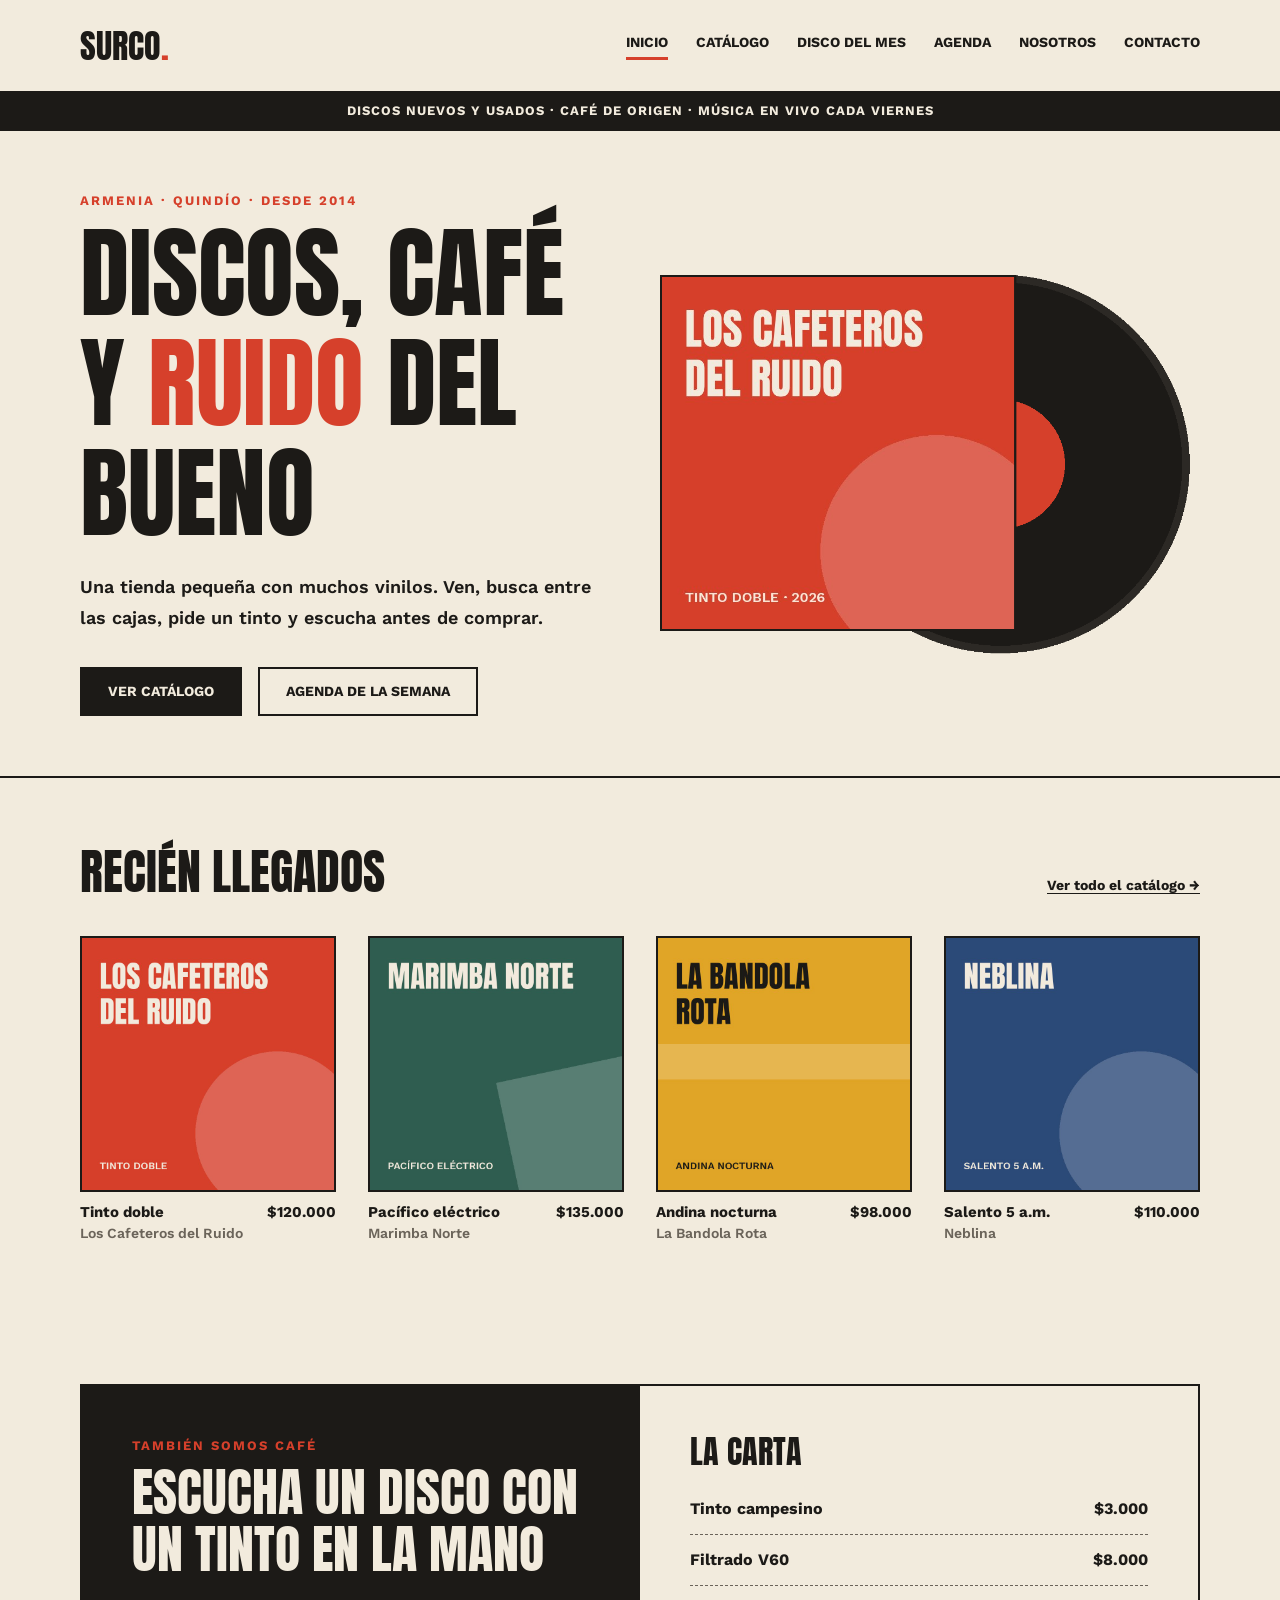
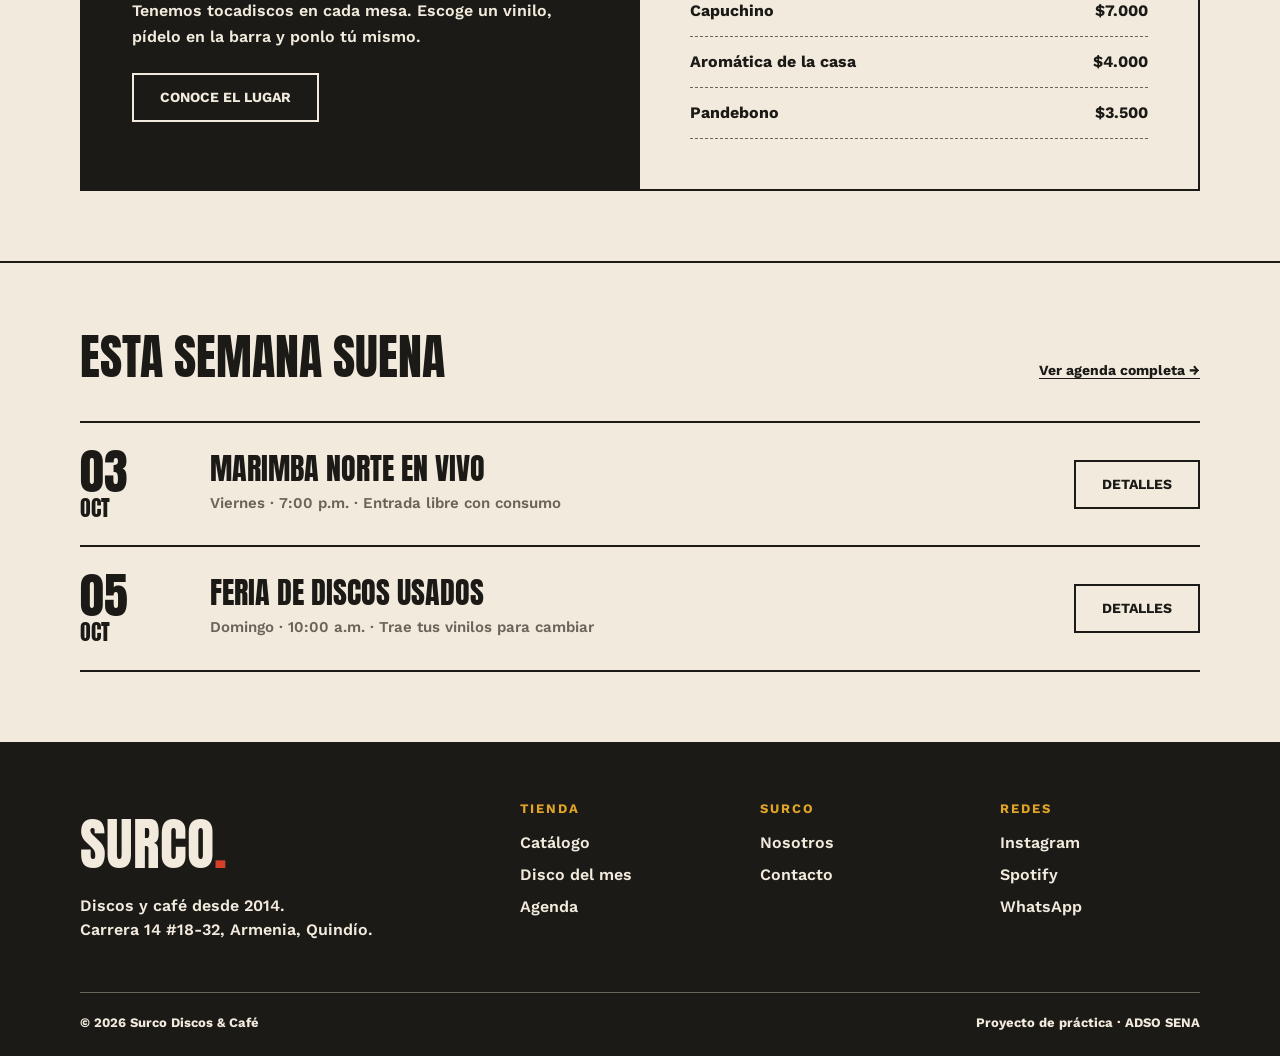
<file: index.html>
<!DOCTYPE html>
<html lang="es">
<head>
    <meta charset="UTF-8">
    <meta name="viewport" content="width=device-width, initial-scale=1.0">
    <title>Surco - Discos y Café</title>
    <link rel="stylesheet" href="css/base.css">
    <link rel="stylesheet" href="css/inicio.css">
</head>
<body>

<!-- Encabezado -->
<header class="site-header">
    <div class="container header-inner">
        <a href="index.html" class="logo">Surco<span>.</span></a>

        <nav class="main-nav">
            <a href="index.html" class="active">Inicio</a>
            <a href="catalogo.html">Catálogo</a>
            <a href="disco.html">Disco del mes</a>
            <a href="agenda.html">Agenda</a>
            <a href="nosotros.html">Nosotros</a>
            <a href="contacto.html">Contacto</a>
        </nav>
    </div>
</header>

<!-- Cinta (sin <p> dentro, para que no herede márgenes) -->
<div class="cinta">Discos nuevos y usados · Café de origen · Música en vivo cada viernes</div>

<main>

    <!-- Hero -->
    <section class="hero">
        <div class="container hero-grid">
            <div class="hero-content">
                <p class="antetitulo">Armenia · Quindío · Desde 2014</p>

                <h1>Discos, café y <span class="rojo">ruido</span> del bueno</h1>

                <p class="hero-text">
                    Una tienda pequeña con muchos vinilos. Ven, busca entre las cajas,
                    pide un tinto y escucha antes de comprar.
                </p>

                <div class="hero-buttons">
                    <a href="catalogo.html" class="btn">Ver catálogo</a>
                    <a href="agenda.html" class="btn btn-outline">Agenda de la semana</a>
                </div>
            </div>

            <img src="imagenes/hero.png" alt="Portada roja del disco Tinto doble, de Los Cafeteros del Ruido, con el vinilo asomando por detrás" class="hero-image">
        </div>
    </section>

    <!-- Recién llegados -->
    <section class="catalog-preview">
        <div class="container">
            <div class="section-head">
                <h2>Recién llegados</h2>
                <a href="catalogo.html" class="link-more">Ver todo el catálogo →</a>
            </div>

            <div class="catalog-grid">
                <article class="album-card">
                    <a href="catalogo.html">
                        <img src="imagenes/tinto-doble.jpg" alt="Portada de Tinto doble, de Los Cafeteros del Ruido">
                    </a>
                    <div class="album-info">
                        <h3>Tinto doble</h3>
                        <p class="album-price">$120.000</p>
                        <p class="album-artist">Los Cafeteros del Ruido</p>
                    </div>
                </article>

                <article class="album-card">
                    <a href="catalogo.html">
                        <img src="imagenes/pacifico-electrico.jpg" alt="Portada de Pacífico eléctrico, de Marimba Norte">
                    </a>
                    <div class="album-info">
                        <h3>Pacífico eléctrico</h3>
                        <p class="album-price">$135.000</p>
                        <p class="album-artist">Marimba Norte</p>
                    </div>
                </article>

                <article class="album-card">
                    <a href="catalogo.html">
                        <img src="imagenes/andina-nocturna.jpg" alt="Portada de Andina nocturna, de La Bandola Rota">
                    </a>
                    <div class="album-info">
                        <h3>Andina nocturna</h3>
                        <p class="album-price">$98.000</p>
                        <p class="album-artist">La Bandola Rota</p>
                    </div>
                </article>

                <article class="album-card">
                    <a href="catalogo.html">
                        <img src="imagenes/salento-5am.jpg" alt="Portada de Salento 5 a.m., de Neblina">
                    </a>
                    <div class="album-info">
                        <h3>Salento 5 a.m.</h3>
                        <p class="album-price">$110.000</p>
                        <p class="album-artist">Neblina</p>
                    </div>
                </article>
            </div>
        </div>
    </section>

    <!-- Café -->
    <section class="cafe">
        <div class="container">
            <div class="cafe-box">
                <div class="cafe-text">
                    <p class="antetitulo">También somos café</p>
                    <h2>Escucha un disco con un tinto en la mano</h2>
                    <p>Tenemos tocadiscos en cada mesa. Escoge un vinilo, pídelo en la barra y ponlo tú mismo.</p>
                    <a href="nosotros.html" class="btn btn-light">Conoce el lugar</a>
                </div>

                <div class="cafe-menu">
                    <h3>La carta</h3>
                    <ul>
                        <li><span>Tinto campesino</span><span>$3.000</span></li>
                        <li><span>Filtrado V60</span><span>$8.000</span></li>
                        <li><span>Capuchino</span><span>$7.000</span></li>
                        <li><span>Aromática de la casa</span><span>$4.000</span></li>
                        <li><span>Pandebono</span><span>$3.500</span></li>
                    </ul>
                </div>
            </div>
        </div>
    </section>

    <!-- Agenda -->
    <section class="agenda-preview">
        <div class="container">
            <div class="section-head">
                <h2>Esta semana suena</h2>
                <a href="agenda.html" class="link-more">Ver agenda completa →</a>
            </div>

            <div class="event-list">
                <article class="event-item">
                    <div class="event-date">
                        <span>03</span>
                        <small>Oct</small>
                    </div>

                    <div class="event-info">
                        <h3>Marimba Norte en vivo</h3>
                        <p>Viernes · 7:00 p.m. · Entrada libre con consumo</p>
                    </div>

                    <a href="agenda.html" class="btn btn-outline">Detalles</a>
                </article>

                <article class="event-item">
                    <div class="event-date">
                        <span>05</span>
                        <small>Oct</small>
                    </div>

                    <div class="event-info">
                        <h3>Feria de discos usados</h3>
                        <p>Domingo · 10:00 a.m. · Trae tus vinilos para cambiar</p>
                    </div>

                    <a href="agenda.html" class="btn btn-outline">Detalles</a>
                </article>
            </div>
        </div>
    </section>

</main>

<!-- Pie de página -->
<footer class="site-footer">
    <div class="container">
        <div class="footer-grid">
            <div class="footer-brand">
                <a href="index.html" class="logo">Surco<span>.</span></a>
                <p>Discos y café desde 2014.<br>Carrera 14 #18-32, Armenia, Quindío.</p>
            </div>

            <div class="footer-column">
                <h3>Tienda</h3>
                <a href="catalogo.html">Catálogo</a>
                <a href="disco.html">Disco del mes</a>
                <a href="agenda.html">Agenda</a>
            </div>

            <div class="footer-column">
                <h3>Surco</h3>
                <a href="nosotros.html">Nosotros</a>
                <a href="contacto.html">Contacto</a>
            </div>

            <div class="footer-column">
                <h3>Redes</h3>
                <a href="#">Instagram</a>
                <a href="#">Spotify</a>
                <a href="#">WhatsApp</a>
            </div>
        </div>

        <div class="footer-bottom">
            <p>© 2026 Surco Discos & Café</p>
            <p>Proyecto de práctica · ADSO SENA</p>
        </div>
    </div>
</footer>

</body>
</html>
</file>
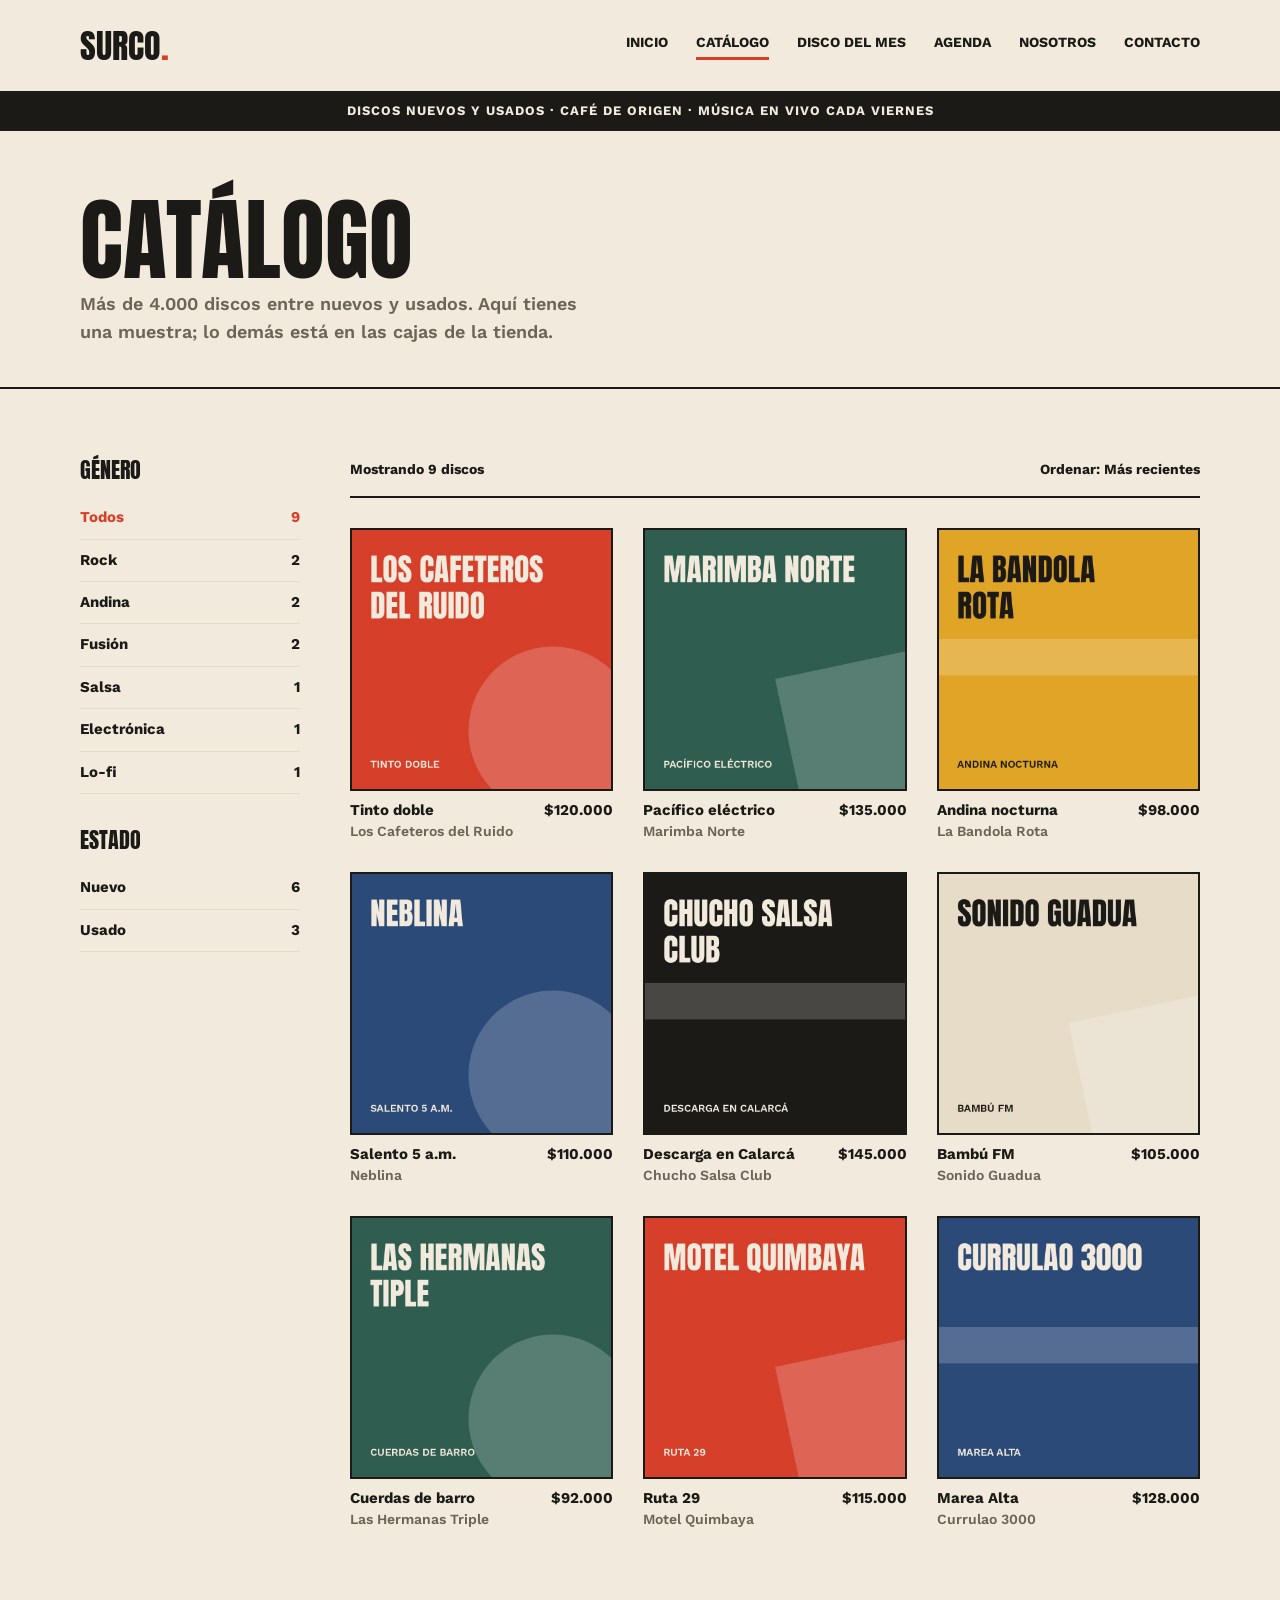
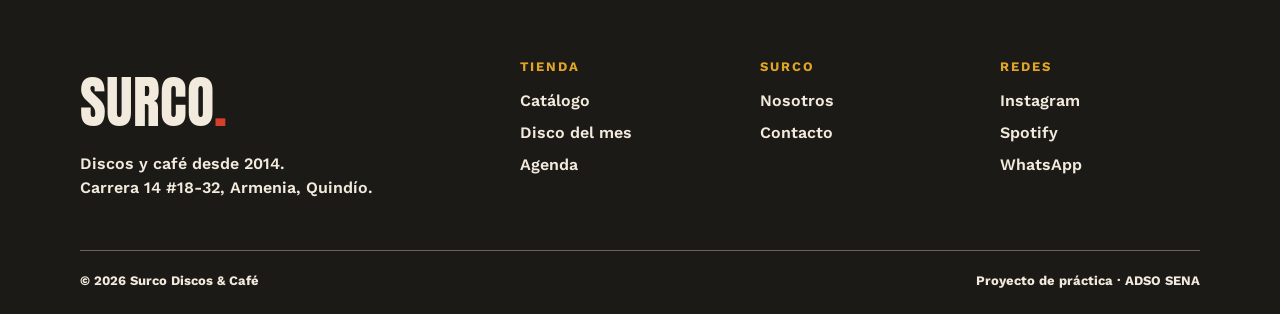
<file: catalogo.html>
<!DOCTYPE html>
<html lang="en">
<head>
    <meta charset="UTF-8">
    <meta name="viewport" content="width=device-width, initial-scale=1.0">
    <title>Catálogo - Nuestro catálogo</title>
    <link rel="stylesheet" href="css/base.css">
    <link rel="stylesheet" href="css/catalogo.css">
</head>
<body>
    <header class="site-header">
        <div class="container header-inner">
            <a href="index.html" class="logo">Surco<span>.</span></a>

            <nav class="main-nav">
                <a href="index.html">Inicio</a>
                <a href="catalogo.html" class="active">Catálogo</a>
                <a href="disco.html">Disco del mes</a>
                <a href="agenda.html">Agenda</a>
                <a href="nosotros.html">Nosotros</a>
                <a href="contacto.html">Contacto</a>
            </nav>
        </div>
        </header>
        <div class="cinta">Discos nuevos y usados · Café de origen · Música en vivo cada viernes</div>

        <main>
            <section class="page-header">
                <div class="container">
                    <h1>Catálogo</h1>
                    <p>Más de 4.000 discos entre nuevos y usados. Aquí tienes una muestra; lo demás está en las cajas de la tienda.</p>
                </div>
            </section>
            <section class="catalog">
                <div class="container catalog-layout">
                    <aside class="filters" arial label="Filtros del catálogo">
                        <div class= "filter-group">
                            <h2>Género</h2>
                            <ul>
                                <li><a href="#" class="active"><span>Todos</span><span>9</span></a>
                                </li>
                                <li><a href="#"><span>Rock</span><span>2</span></a>
                                </li>
                                <li><a href="#"><span>Andina</span><span>2</span></a>
                                </li>
                                <li><a href="#"><span>Fusión</span><span>2</span></a>
                                </li>
                                <li><a href="#"><span>Salsa</span><span>1</span></a>
                                </li>
                                <li><a href="#"><span>Electrónica</span><span>1</span></a>
                                </li>
                                <li><a href="#"><span>Lo-fi</span><span>1</span></a>
                                </li>
                            </ul>
                        </div>

                        <div class="filter-group">
                            <h2>Estado</h2>
                            <ul>
                                <li><a href="#"><span>Nuevo</span><span>6</span></a>
                                </li>
                                <li><a href="#"><span>Usado</span><span>3</span></a>
                                </li>
                            </ul>
                        </div>
                    </aside>

                    <div class="catalog-main">
                        <div class="catalog-toolbar">
                            <p>Mostrando 9 discos</p>
                            <p>Ordenar: Más recientes</p>
                        </div>
                        <div class="catalog-grid">
                            <article class="album-card">
                                <a href="disco.html">
                                    <img src="imagenes/tinto-doble.jpg" alt="Portada de Tinto doble, de Los Cafeteros del Ruido">
                                </a>
                                <div class="album-info">
                                    <h3>Tinto doble</h3>
                                    <p class="album-price">$120.000</p>
                                    <p class="album-artist">Los Cafeteros del Ruido</p>
                                </div>
                            </article>

                            <article class="album-card">
                                <a href="disco.html">
                                    <img src="imagenes/pacifico-electrico.jpg" alt="Portada de Pacífico eléctrico, de Marimba Norte">
                                </a>
                                <div class="album-info">
                                    <h3>Pacífico eléctrico</h3>
                                    <p class="album-price">$135.000</p>
                                    <p class="album-artist">Marimba Norte</p>
                                </div>
                            </article>

                            <article class="album-card">
                                <a href="disco.html">
                                    <img src="imagenes/andina-nocturna.jpg" alt="Portada de Andina nocturna, de La Bandola Rota">
                                </a>
                                <div class="album-info">
                                    <h3>Andina nocturna</h3>
                                    <p class="album-price">$98.000</p>
                                    <p class="album-artist">La Bandola Rota</p>
                                </div>
                            </article>

                            <article class="album-card">
                                <a href="disco.html">
                                    <img src="imagenes/salento-5am.jpg" alt="Portada de Salento 5 a.m., de Neblina">
                                </a>
                                <div class="album-info">
                                    <h3>Salento 5 a.m.</h3>
                                    <p class="album-price">$110.000</p>
                                    <p class="album-artist">Neblina</p>
                                </div>
                            </article>

                            <article class="album-card">
                                <a href="disco.html">
                                    <img src="imagenes/descarga-calarca.jpg" alt="Portada de Descarga en Calarcá, de Chucho Salsa Club">
                                </a>
                                <div class="album-info">
                                    <h3>Descarga en Calarcá</h3>
                                    <p class="album-price">$145.000</p>
                                    <p class="album-artist">Chucho Salsa Club</p>
                                </div>
                            </article>

                            <article class="album-card">
                                <a href="disco.html">
                                    <img src="imagenes/bambu-fm.jpg" alt="Portada de Bambú FM, de Sonido Guadua">
                                </a>
                                <div class="album-info">
                                    <h3>Bambú FM</h3>
                                    <p class="album-price">$105.000</p>
                                    <p class="album-artist">Sonido Guadua</p>
                                </div>
                            </article>

                            <article class="album-card">
                                <a href="disco.html">
                                    <img src="imagenes/cuerdas-de-barro.jpg" alt="Portada de Cuerdas de barro, de Las Hermanas Triple">
                                </a>
                                <div class="album-info">
                                    <h3>Cuerdas de barro</h3>
                                    <p class="album-price">$92.000</p>
                                    <p class="album-artist">Las Hermanas Triple</p>
                                </div>
                            </article>

                            <article class="album-card">
                                <a href="disco.html">
                                    <img src="imagenes/ruta-29.jpg" alt="Portada de Ruta 29, de Motel Quimbaya">
                                </a>
                                <div class="album-info">
                                    <h3>Ruta 29</h3>
                                    <p class="album-price">$115.000</p>
                                    <p class="album-artist">Motel Quimbaya</p>
                                </div>
                            </article>

                            <article class="album-card">
                                <a href="disco.html">
                                    <img src="imagenes/marea-alta.jpg" alt="Portada de Marea Alta, de Currulao 3000">
                                </a>
                                <div class="album-info">
                                    <h3>Marea Alta</h3>
                                    <p class="album-price">$128.000</p>
                                    <p class="album-artist">Currulao 3000</p>
                                </div>
                            </article>
                        </div>
                    </div>
                </div>
            </section>
        </main>

        <footer class="site-footer">
            <div class="container">
                <div class="footer-grid">
                 <div class="footer-brand">
                    <a href="index.html" class="logo">Surco<span>.</span></a>
                    <p>Discos y café desde 2014.<br>Carrera 14 #18-32, Armenia, Quindío.</p>
                 </div>

                 <div class="footer-column">
                    <h3>Tienda</h3>
                    <a href="catalogo.html">Catálogo</a>
                    <a href="disco.html">Disco del mes</a>
                    <a href="agenda.html">Agenda</a>
                 </div>

                 <div class="footer-column">
                    <h3>Surco</h3>
                    <a href="nosotros.html">Nosotros</a>
                    <a href="contacto.html">Contacto</a>
                 </div>

                 <div class="footer-column">
                    <h3>Redes</h3>
                    <a href="#">Instagram</a>
                    <a href="#">Spotify</a>
                    <a href="#">WhatsApp</a>
                 </div>
                </div>

                <div class="footer-bottom">
                    <p>© 2026 Surco Discos & Café</p>
                    <p>Proyecto de práctica · ADSO SENA</p>
                </div>
            </div>
        </footer>
</body>
</html>
</file>
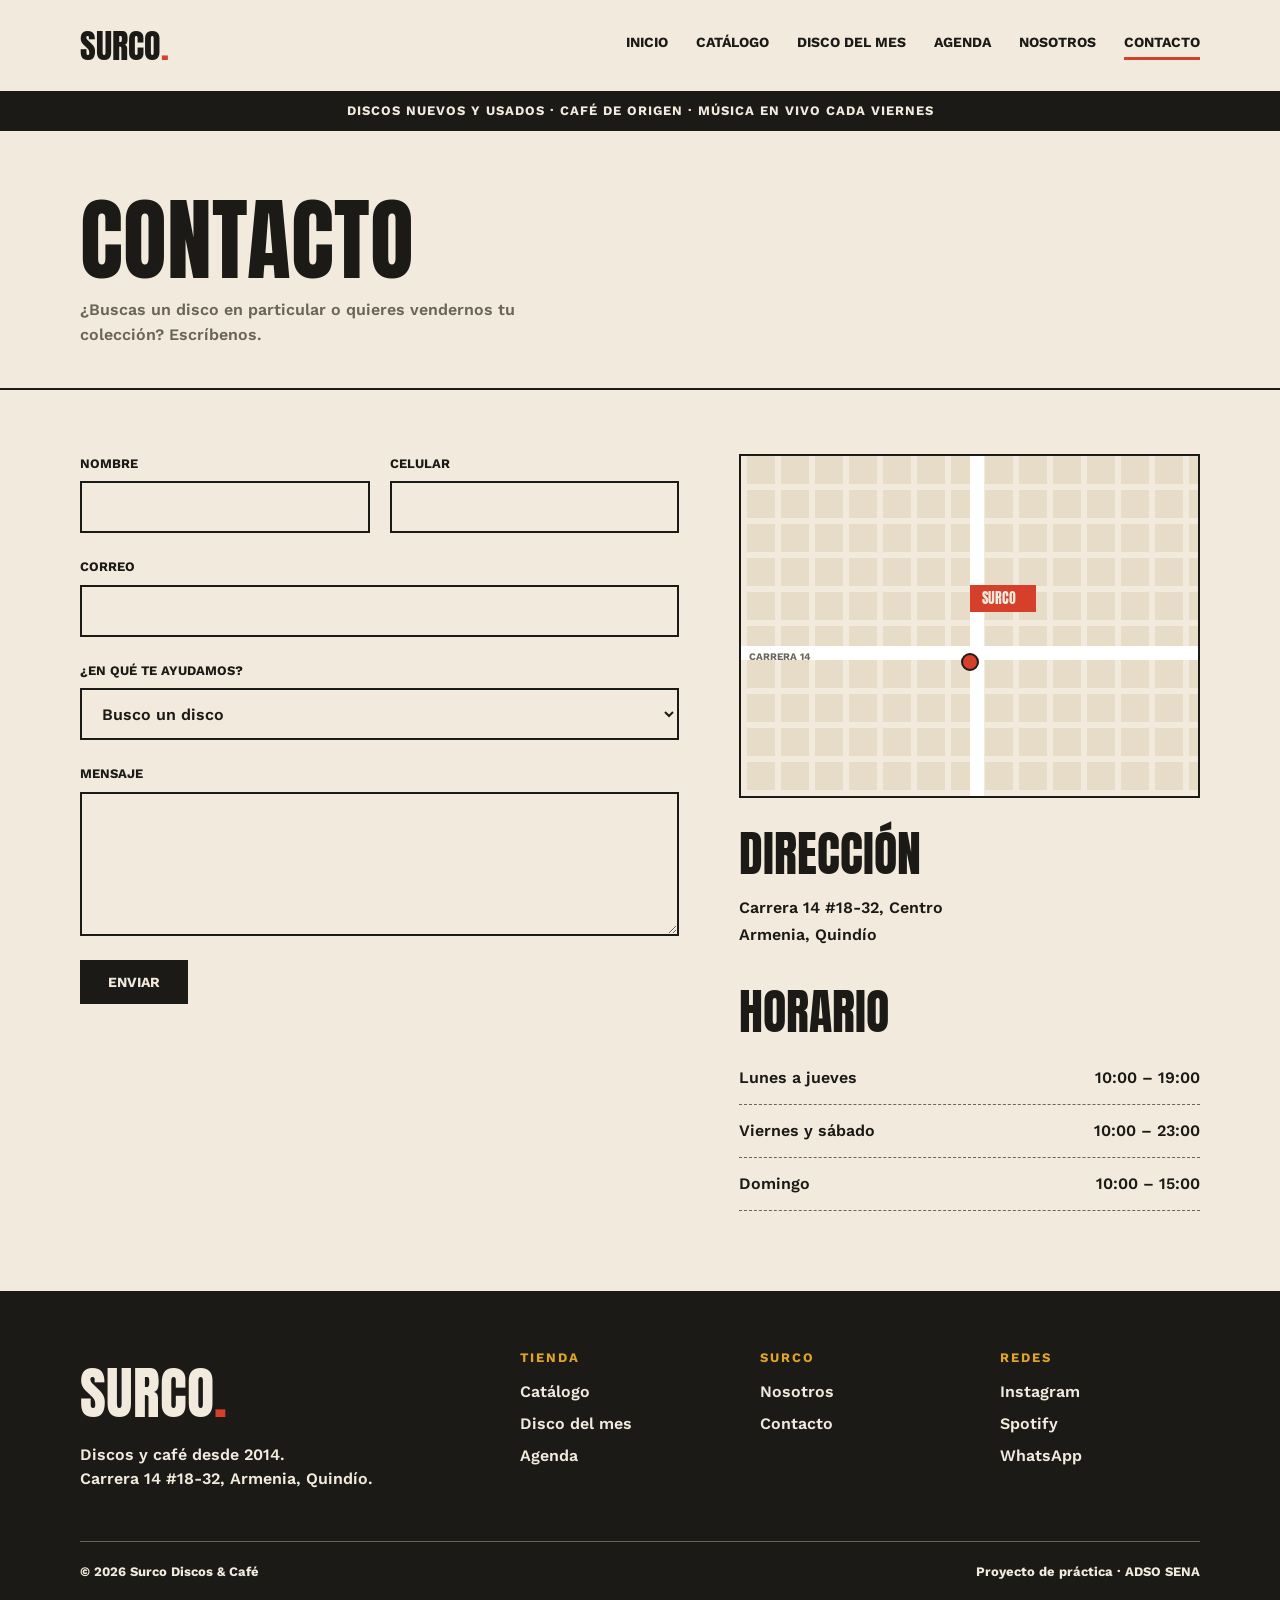
<file: contacto.html>
<!DOCTYPE html>
<html lang="es">

<head>
    <meta charset="UTF-8">
    <meta name="viewport" content="width=device-width, initial-scale=1">
    <title>Contacto - Surco Discos & Café</title>
    <link rel="stylesheet" href="css/base.css">
    <link rel="stylesheet" href="css/contacto.css">
</head>

<body>

    <header class="site-header">
        <div class="container header-inner">
            <a class="logo" href="index.html">Surco<span>.</span></a>
            <nav class="main-nav">
                <a href="index.html">Inicio</a>
                <a href="catalogo.html">Catálogo</a>
                <a href="disco-del-mes.html">Disco del mes</a>
                <a href="agenda.html">Agenda</a>
                <a href="nosotros.html">Nosotros</a>
                <a class="active" href="contacto.html">Contacto</a>
            </nav>
        </div>
    </header>

    <p class="cinta">Discos nuevos y usados · Café de origen · Música en vivo cada viernes</p>

    <main>

        <section class="hero">
            <div class="container">
                <h1>Contacto</h1>
                <p>¿Buscas un disco en particular o quieres vendernos tu colección? Escríbenos.</p>
            </div>
        </section>

        <section class="contact">
            <div class="container contact-grid">

                <form class="form" action="#" method="post">
                    <div class="field">
                        <label for="nombre">Nombre</label>
                        <input type="text" id="nombre" name="nombre" required>
                    </div>

                    <div class="field">
                        <label for="celular">Celular</label>
                        <input type="tel" id="celular" name="celular">
                    </div>

                    <div class="field field--full">
                        <label for="correo">Correo</label>
                        <input type="email" id="correo" name="correo" required>
                    </div>

                    <div class="field field--full">
                        <label for="motivo">¿En qué te ayudamos?</label>
                        <select id="motivo" name="motivo">
                            <option>Busco un disco</option>
                            <option>Quiero vender mi colección</option>
                            <option>Información sobre el café</option>
                            <option>Otro</option>
                        </select>
                    </div>

                    <div class="field field--full">
                        <label for="mensaje">Mensaje</label>
                        <textarea id="mensaje" name="mensaje" rows="5"></textarea>
                    </div>

                    <button type="submit" class="btn">Enviar</button>
                </form>

                <aside class="info">
                    <div class="map">
                        <span class="map-calle">Carrera 14</span>
                        <span class="map-etiqueta">Surco</span>
                        <span class="map-pin"></span>
                    </div>

                    <h2>Dirección</h2>
                    <address>Carrera 14 #18-32, Centro<br>Armenia, Quindío</address>

                    <h2>Horario</h2>
                    <dl class="hours">
                        <div>
                            <dt>Lunes a jueves</dt>
                            <dd>10:00 – 19:00</dd>
                        </div>
                        <div>
                            <dt>Viernes y sábado</dt>
                            <dd>10:00 – 23:00</dd>
                        </div>
                        <div>
                            <dt>Domingo</dt>
                            <dd>10:00 – 15:00</dd>
                        </div>
                    </dl>
                </aside>

            </div>
        </section>
    </main>

    <footer class="site-footer">
        <div class="container">
            <div class="footer-grid">
                <div class="footer-brand">
                    <a class="logo" href="index.html">Surco<span>.</span></a>
                    <p>Discos y café desde 2014.<br>Carrera 14 #18-32, Armenia, Quindío.</p>
                </div>

                <nav class="footer-column">
                    <h3>Tienda</h3>
                    <a href="catalogo.html">Catálogo</a>
                    <a href="disco-del-mes.html">Disco del mes</a>
                    <a href="agenda.html">Agenda</a>
                </nav>

                <nav class="footer-column">
                    <h3>Surco</h3>
                    <a href="nosotros.html">Nosotros</a>
                    <a href="contacto.html">Contacto</a>
                </nav>

                <nav class="footer-column">
                    <h3>Redes</h3>
                    <a href="#">Instagram</a>
                    <a href="#">Spotify</a>
                    <a href="#">WhatsApp</a>
                </nav>
            </div>

            <div class="footer-bottom">
                <p>© 2026 Surco Discos & Café</p>
                <p>Proyecto de práctica · ADSO SENA</p>
            </div>
        </div>
    </footer>

</body>

</html>
</file>
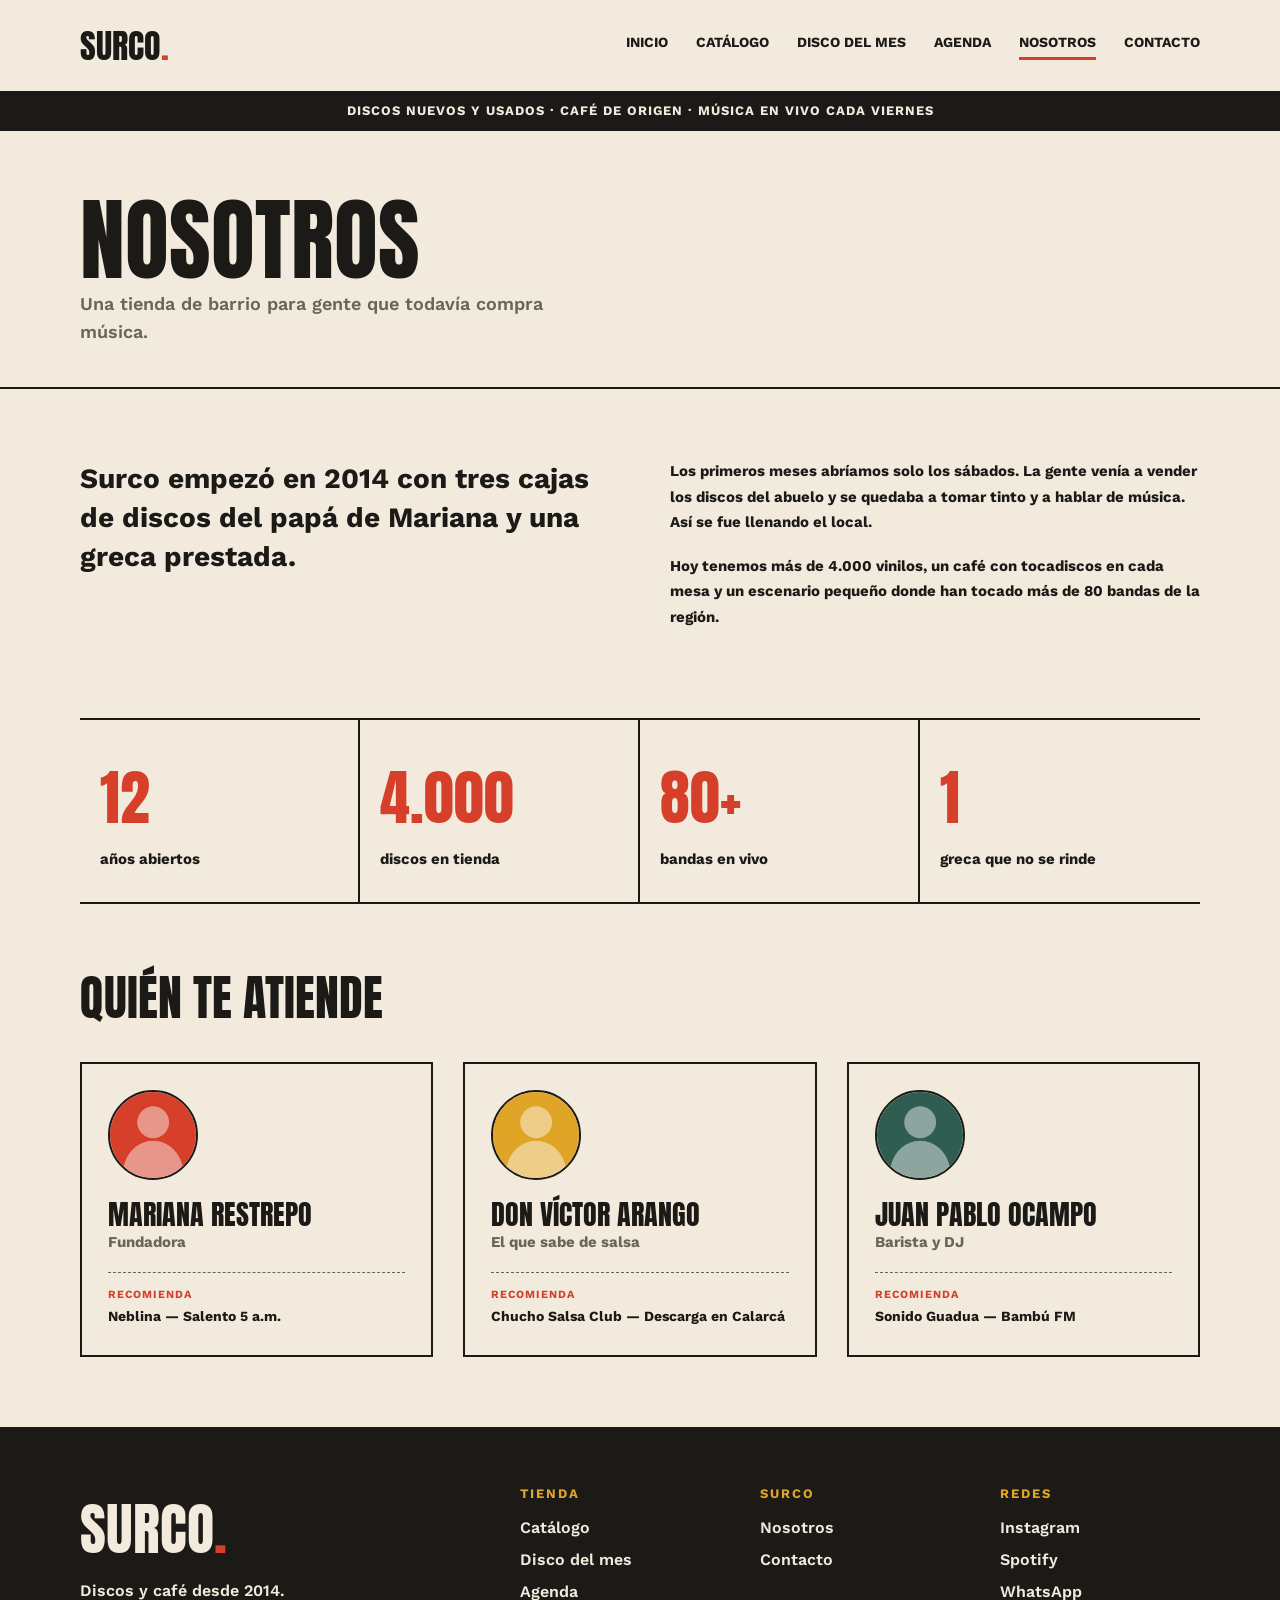
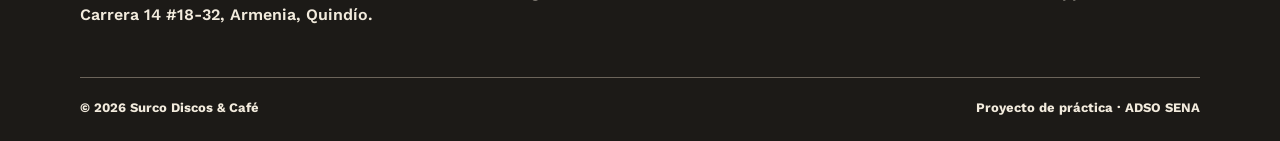
<file: nosotros.html>
<!DOCTYPE html>
<html lang="es">
<head>
    <meta charset="UTF-8">
    <meta name="viewport" content="width=device-width, initial-scale=1.0">
    <title>Nosotros - Surco Discos y Café</title>
    <link rel="stylesheet" href="css/base.css">
    <link rel="stylesheet" href="css/nosotros.css">
</head>
<body>

<!-- Encabezado -->
<header class="site-header">
    <div class="container header-inner">
        <a href="index.html" class="logo">Surco<span>.</span></a>

        <nav class="main-nav">
            <a href="index.html">Inicio</a>
            <a href="catalogo.html">Catálogo</a>
            <a href="disco.html">Disco del mes</a>
            <a href="agenda.html">Agenda</a>
            <a href="nosotros.html" class="active" aria-current="page">Nosotros</a>
            <a href="contacto.html">Contacto</a>
        </nav>
    </div>
</header>

<div class="cinta">Discos nuevos y usados · Café de origen · Música en vivo cada viernes</div>

<main>

    <!-- Título de la página -->
    <section class="page-header">
        <div class="container">
            <h1>Nosotros</h1>
            <p>Una tienda de barrio para gente que todavía compra música.</p>
        </div>
    </section>

    <!-- Historia -->
    <section class="about-intro">
        <div class="container intro-grid">
            <p class="intro-lead">Surco empezó en 2014 con tres cajas de discos del papá de Mariana y una greca prestada.</p>

            <div class="intro-text">
                <p>Los primeros meses abríamos solo los sábados. La gente venía a vender los discos del abuelo y se quedaba a tomar tinto y a hablar de música. Así se fue llenando el local.</p>
                <p>Hoy tenemos más de 4.000 vinilos, un café con tocadiscos en cada mesa y un escenario pequeño donde han tocado más de 80 bandas de la región.</p>
            </div>
        </div>
    </section>

    <!-- Cifras -->
    <section class="stats">
        <div class="container">
            <div class="stats-grid">
                <div class="stat">
                    <strong>12</strong>
                    <span>años abiertos</span>
                </div>
                <div class="stat">
                    <strong>4.000</strong>
                    <span>discos en tienda</span>
                </div>
                <div class="stat">
                    <strong>80+</strong>
                    <span>bandas en vivo</span>
                </div>
                <div class="stat">
                    <strong>1</strong>
                    <span>greca que no se rinde</span>
                </div>
            </div>
        </div>
    </section>

    <!-- Equipo -->
    <section class="team">
        <div class="container">
            <h2>Quién te atiende</h2>

            <div class="team-grid">
                <article class="team-card">
                    <img src="imagenes/mariana.jpg" alt="Foto de Mariana Restrepo" class="team-photo">
                    <h3>Mariana Restrepo</h3>
                    <p class="team-role">Fundadora</p>
                    <div class="team-pick">
                        <p class="team-pick-label">Recomienda</p>
                        <p class="team-pick-text">Neblina — Salento 5 a.m.</p>
                    </div>
                </article>

                <article class="team-card">
                    <img src="imagenes/victor.jpg" alt="Foto de Don Víctor Arango" class="team-photo">
                    <h3>Don Víctor Arango</h3>
                    <p class="team-role">El que sabe de salsa</p>
                    <div class="team-pick">
                        <p class="team-pick-label">Recomienda</p>
                        <p class="team-pick-text">Chucho Salsa Club — Descarga en Calarcá</p>
                    </div>
                </article>

                <article class="team-card">
                    <img src="imagenes/juanpablo.jpg" alt="Foto de Juan Pablo Ocampo" class="team-photo">
                    <h3>Juan Pablo Ocampo</h3>
                    <p class="team-role">Barista y DJ</p>
                    <div class="team-pick">
                        <p class="team-pick-label">Recomienda</p>
                        <p class="team-pick-text">Sonido Guadua — Bambú FM</p>
                    </div>
                </article>
            </div>
        </div>
    </section>

</main>

<!-- Pie de página -->
<footer class="site-footer">
    <div class="container">
        <div class="footer-grid">
            <div class="footer-brand">
                <a href="index.html" class="logo">Surco<span>.</span></a>
                <p>Discos y café desde 2014.<br>Carrera 14 #18-32, Armenia, Quindío.</p>
            </div>

            <div class="footer-column">
                <h3>Tienda</h3>
                <a href="catalogo.html">Catálogo</a>
                <a href="disco.html">Disco del mes</a>
                <a href="agenda.html">Agenda</a>
            </div>

            <div class="footer-column">
                <h3>Surco</h3>
                <a href="nosotros.html">Nosotros</a>
                <a href="contacto.html">Contacto</a>
            </div>

            <div class="footer-column">
                <h3>Redes</h3>
                <a href="#">Instagram</a>
                <a href="#">Spotify</a>
                <a href="#">WhatsApp</a>
            </div>
        </div>

        <div class="footer-bottom">
            <p>© 2026 Surco Discos & Café</p>
            <p>Proyecto de práctica · ADSO SENA</p>
        </div>
    </div>
</footer>

</body>
</html>
</file>
<file: css/base.css>
@import url('https://fonts.googleapis.com/css2?family=Anton&family=Work+Sans:wght@400;600;700&display=swap');

:root {
    --papel: #f2ebdd;
    --papel-oscuro: #e6dcc8;
    --tinta: #1c1a17;
    --gris: #6b645a;
    --rojo: #d6402b;
    --mostaza: #e0a526;
}

* {
    box-sizing: border-box;
}

html {
    scroll-behavior: smooth;
}

body {
    margin: 0;
    background-color: var(--papel);
    color: var(--tinta);
    font-family: 'Work Sans', sans-serif;
    font-size: 16px;
    line-height: 1.5;
}

img {
    max-width: 100%;
    display: block;
}

a {
    color: inherit;
    text-decoration: none;
}

p {
    margin: 0;
}

h1,
h2,
h3 {
    margin: 0;
    font-family: 'Anton', sans-serif;
    font-weight: 400;
    text-transform: uppercase;
    line-height: 1;
}

h1 {
    font-size: 90px;
}

h2 {
    font-size: 48px;
}

button,
input,
select,
textarea {
    font-family: 'Work Sans', sans-serif;
}

button {
    cursor: pointer;
}

:focus-visible {
    outline: 3px solid var(--rojo);
    outline-offset: 3px;
}

.container {
    width: 100%;
    max-width: 1200px;
    margin: 0 auto;
    padding: 0 40px;
}

.logo {
    display: inline-block;
    font-family: 'Anton', sans-serif;
    font-size: 34px;
    text-transform: uppercase;
}

.logo span {
    color: var(--rojo);
}

.site-header {
    padding: 20px 0;
}

.header-inner {
    display: flex;
    align-items: center;
    justify-content: space-between;
    gap: 15px 32px;
}

.main-nav {
    display: flex;
    flex-wrap: wrap;
    gap: 12px 28px;
}

.main-nav a {
    padding-bottom: 4px;
    border-bottom: 3px solid transparent;
    font-size: 14px;
    font-weight: 700;
    text-transform: uppercase;
}

.main-nav a:hover {
    color: var(--rojo);
}

.main-nav a.active {
    border-bottom-color: var(--rojo);
}

.cinta {
    padding: 10px 20px;
    background-color: var(--tinta);
    color: var(--papel);
    font-size: 13px;
    font-weight: 700;
    letter-spacing: 1px;
    text-align: center;
    text-transform: uppercase;
}

.btn {
    display: inline-block;
    padding: 12px 26px;
    border: 2px solid var(--tinta);
    background-color: var(--tinta);
    color: var(--papel);
    font-size: 14px;
    font-weight: 700;
    text-align: center;
    text-transform: uppercase;
}

.btn:hover {
    background-color: var(--rojo);
    border-color: var(--rojo);
}

.btn-outline {
    background-color: transparent;
    color: var(--tinta);
}

.btn-outline:hover {
    background-color: transparent;
    border-color: var(--rojo);
    color: var(--rojo);
}

.btn-light {
    background-color: transparent;
    border-color: var(--papel);
    color: var(--papel);
}

.btn-light:hover {
    background-color: transparent;
    border-color: var(--rojo);
    color: var(--rojo);
}

.antetitulo {
    margin-bottom: 8px;
    color: var(--rojo);
    font-size: 13px;
    font-weight: 700;
    letter-spacing: 2px;
    text-transform: uppercase;
}

.site-footer {
    padding-top: 60px;
    background-color: var(--tinta);
    color: var(--papel);
}

.footer-grid {
    display: grid;
    grid-template-columns: 2fr 1fr 1fr 1fr;
    gap: 40px;
    padding-bottom: 50px;
}

.footer-brand .logo {
    display: block;
    width: fit-content;
    margin-bottom: 8px;
    font-size: 56px;
}

.footer-brand p {
    font-weight: 600;
}

.footer-column {
    display: flex;
    flex-direction: column;
    gap: 8px;
}

.footer-column h3 {
    margin-bottom: 8px;
    color: var(--mostaza);
    font-family: 'Work Sans', sans-serif;
    font-size: 13px;
    font-weight: 700;
    letter-spacing: 2px;
}

.footer-column a {
    font-weight: 600;
}

.footer-column a:hover {
    color: var(--rojo);
}

.footer-bottom {
    display: flex;
    justify-content: space-between;
    flex-wrap: wrap;
    gap: 12px 24px;
    padding: 20px 0 24px;
    border-top: 1px solid var(--gris);
}

.footer-bottom p {
    font-size: 13px;
    font-weight: 700;
}

@media (max-width: 900px) {
    .container {
        padding: 0 32px;
    }

    .footer-grid {
        grid-template-columns: 1fr 1fr 1fr;
    }

    .footer-brand {
        grid-column: 1 / -1;
    }
}

@media (max-width: 600px) {
    .container {
        padding: 0 20px;
    }

    h1 {
        font-size: 60px;
    }

    h2 {
        font-size: 38px;
    }

    .header-inner {
        flex-direction: column;
    }

    .main-nav {
        justify-content: center;
        gap: 12px 18px;
    }

    .footer-grid {
        grid-template-columns: 1fr;
        gap: 45px;
        padding-bottom: 56px;
    }

    .footer-bottom {
        flex-direction: column;
    }
}
</file>
<file: css/inicio.css>
.rojo {
    color: var(--rojo);
}

.section-head {
    display: flex;
    align-items: flex-end;
    justify-content: space-between;
    gap: 14px 24px;
    margin-bottom: 40px;
}

.link-more {
    font-size: 14px;
    font-weight: 700;
    text-decoration: underline;
    text-underline-offset: 3px;
    white-space: nowrap;
}

.link-more:hover {
    color: var(--rojo);
}

.hero {
    padding: 60px 0;
    border-bottom: 2px solid var(--tinta);
}

.hero-grid {
    display: grid;
    grid-template-columns: 1fr 1fr;
    align-items: center;
    gap: 40px;
}

.hero h1 {
    margin-bottom: 24px;
    font-size: 100px;
    line-height: 1.1;
}

.hero-text {
    max-width: 540px;
    margin-bottom: 34px;
    font-size: 18px;
    font-weight: 600;
    line-height: 1.7;
}

.hero-buttons {
    display: flex;
    flex-wrap: wrap;
    gap: 16px;
}

.hero-image {
    width: 100%;
}

.catalog-preview {
    padding: 70px 0;
}

.catalog-grid {
    display: grid;
    grid-template-columns: repeat(4, 1fr);
    gap: 32px;
}

.album-card img {
    width: 100%;
    aspect-ratio: 1 / 1;
    object-fit: cover;
    border: 2px solid var(--tinta);
}

.album-card a:hover img {
    border-color: var(--rojo);
}

.album-info {
    display: grid;
    grid-template-columns: 1fr auto;
    align-items: baseline;
    column-gap: 12px;
    margin-top: 10px;
}

.album-info h3 {
    font-family: 'Work Sans', sans-serif;
    font-size: 15px;
    font-weight: 700;
    line-height: 1.4;
    text-transform: none;
}

.album-price {
    font-size: 15px;
    font-weight: 700;
    line-height: 1.4;
}

.album-artist {
    grid-column: 1 / -1;
    color: var(--gris);
    font-size: 14px;
    font-weight: 600;
}

.cafe {
    padding: 70px 0;
}

.cafe-box {
    display: grid;
    grid-template-columns: 1fr 1fr;
    border: 2px solid var(--tinta);
}

.cafe-text {
    padding: 50px;
    background-color: var(--tinta);
    color: var(--papel);
}

.cafe-text h2 {
    max-width: 460px;
    margin-bottom: 20px;
    font-size: 52px;
    line-height: 1.1;
}

.cafe-text p:not(.antetitulo) {
    max-width: 460px;
    margin-bottom: 24px;
    font-weight: 600;
    line-height: 1.6;
}

.cafe-menu {
    padding: 50px;
    background-color: var(--papel);
}

.cafe-menu h3 {
    margin-bottom: 16px;
    font-size: 32px;
}

.cafe-menu ul {
    margin: 0;
    padding: 0;
    list-style: none;
}

.cafe-menu li {
    display: flex;
    justify-content: space-between;
    gap: 16px;
    padding: 13px 0;
    border-bottom: 1px dashed var(--gris);
    font-weight: 700;
}

.agenda-preview {
    padding: 70px 0;
    border-top: 2px solid var(--tinta);
}

.event-list {
    border-bottom: 2px solid var(--tinta);
}

.event-item {
    display: grid;
    grid-template-columns: 100px 1fr auto;
    align-items: center;
    gap: 30px;
    padding: 25px 0;
    border-top: 2px solid var(--tinta);
}

.event-date {
    display: flex;
    flex-direction: column;
    align-items: flex-start;
    font-family: 'Anton', sans-serif;
    text-transform: uppercase;
}

.event-date span {
    font-size: 48px;
    line-height: 1;
}

.event-date small {
    font-size: 22px;
    line-height: 1.1;
}

.event-info h3 {
    margin-bottom: 8px;
    font-size: 30px;
}

.event-info p {
    color: var(--gris);
    font-size: 15px;
    font-weight: 600;
}

@media (max-width: 900px) {
    .hero-grid {
        grid-template-columns: 1fr;
    }

    .hero-image {
        max-width: 540px;
    }

    .catalog-grid {
        grid-template-columns: repeat(2, 1fr);
        gap: 20px;
    }

    .cafe-box {
        grid-template-columns: 1fr;
    }
}

@media (max-width: 600px) {
    .hero h1 {
        font-size: 54px;
    }

    .hero-buttons {
        flex-direction: column;
        align-items: flex-start;
    }

    .hero-image {
        max-width: 100%;
    }

    .section-head {
        flex-direction: column;
        align-items: flex-start;
    }

    .cafe-text,
    .cafe-menu {
        padding: 30px;
    }

    .cafe-text h2 {
        font-size: 38px;
    }

    .event-item {
        grid-template-columns: 60px 1fr;
        gap: 12px 16px;
        align-items: start;
    }

    .event-date span {
        font-size: 40px;
    }

    .event-date small {
        font-size: 16px;
    }

    .event-item .btn {
        grid-column: 2;
        justify-self: start;
    }
}
</file>
<file: css/catalogo.css>
.page-header {
    padding: 60px 0 40px;
    border-bottom: 2px solid var(--tinta);
}

.page-header h1 {
    line-height: 1.1;
}

.page-header p {
    max-width: 510px;
    color: var(--gris);
    font-size: 18px;
    font-weight: 600;
    line-height: 1.6;
}

.catalog {
    padding: 70px 0;
}

.catalog-layout {
    display: grid;
    grid-template-columns: 220px 1fr;
    gap: 50px;
    align-items: start;
}

.filter-group + .filter-group {
    margin-top: 35px;
}

.filter-group h2 {
    font-size: 22px;
    margin-bottom: 16px;
}

.filter-group ul {
    list-style: none;
    padding: 0;
    margin: 0;
}

.filter-group a {
    display: flex;
    justify-content: space-between;
    gap: 12px;
    padding: 10px 0;
    border-bottom: 1px solid var(--papel-oscuro);
    font-size: 15px;
    font-weight: 700;
    line-height: 1.43;
}

.filter-group a:hover, .filter-group a.active {
    color: var(--rojo);
}

.catalog-toolbar {
    display: flex;
    justify-content: space-between;
    gap: 16px;
    margin-bottom: 30px;
    padding-bottom: 16px;
    border-bottom: 2px solid var(--tinta);
    font-size: 14px;
    font-weight: 700;
}

.catalog-grid {
    display: grid;
    grid-template-columns: repeat(3, 1fr);
    gap: 30px;
}

.album-card img {
    width: 100%;
    aspect-ratio: 1/1;
    object-fit: cover;
   border: 2px solid var(--tinta);
}

.album-card a:hover img {
    border-color: var(--rojo);
}

.album-info {
    display: grid;
    grid-template-columns: 1fr auto;
    align-items: baseline;
    column-gap: 12px;
    margin-top: 10px;
}

.album-info h3 {
    font-family: 'work Sans', sans-serif;
    font-size: 15px;
    font-weight: 700;
    line-height: 1.3;
    text-transform: none;
}

.album-price {
    font-size: 15px;
    font-weight: 700;
    line-height: 1.3;
}

.album-artist {
    grid-column: 1 / -1;
    font-size: 14px;
    font-weight: 600;
    color: var(--gris);
}

@media (max-width: 900px) {
    .catalog-layout {
        grid-template-columns: 1fr;
    }

    .filters {
        display:grid;
        grid-template-columns: 1fr 1fr;
        gap: 40px;
        max-width: 520px;
        margin-bottom: 35px;
    }

    .filter-group + .filter-group {
        margin-top: 0;
    }
}

@media (max-width: 600px) {
    .catalog-grid {
        grid-template-columns: repeat (2, 1fr);
        gap: 20px;
    }

    .album-info {
        grid-template-columns: 1fr;
    }

    .album-artist {
        order: 2;
    }

    .album-price {
        order: 3;
        margin-top: 4px;
        line-height: 1.5;
    }
}
</file>
<file: css/contacto.css>
.hero {
     padding: 64px 0 40px;
     border-bottom: 2px solid var(--tinta);
 }

 .hero p {
     max-width: 520px;
     margin-top: 12px;
     color: var(--gris);
     font-size: 16px;
     font-weight: 600;
     line-height: 1.6;
 }

 .contact {
     padding: 64px 0 80px;
 }

 .contact-grid {
     display: grid;
     grid-template-columns: 1.3fr 1fr;
     gap: 60px;
     align-items: start;
 }

 .form {
     display: grid;
     grid-template-columns: 1fr 1fr;
     gap: 24px 20px;
     align-content: start;
 }

 .field--full,
 .form .btn {
     grid-column: 1 / -1;
 }

 .field {
     display: grid;
     gap: 8px;
 }

 .field label {
     font-size: 13px;
     font-weight: 700;
     text-transform: uppercase;
 }

 .field input,
 .field select,
 .field textarea {
     width: 100%;
     padding: 12px 16px;
     border: 2px solid var(--tinta);
     background-color: transparent;
     color: var(--tinta);
     font-size: 16px;
     font-weight: 600;
 }

 .field input,
 .field select {
     height: 52px;
 }

 .field textarea {
     height: 144px;
     resize: vertical;
 }

 .form .btn {
     justify-self: start;
 }

 .map {
     position: relative;
     height: 344px;
     margin-bottom: 32px;
     overflow: hidden;
     border: 2px solid var(--tinta);
     background-color: var(--papel-oscuro);
     background-image:
         linear-gradient(90deg, var(--papel) 6px, transparent 6px),
         linear-gradient(0deg, var(--papel) 6px, transparent 6px);
     background-size: 34px 34px;
 }

 .map::before {
     content: "";
     position: absolute;
     top: 0;
     bottom: 0;
     left: 50%;
     width: 14px;
     background-color: #ffffff;
 }

 .map::after {
     content: "";
     position: absolute;
     top: 56%;
     left: 0;
     right: 0;
     height: 14px;
     background-color: #ffffff;
 }

 .map-calle {
     position: absolute;
     z-index: 1;
     top: 57%;
     left: 8px;
     color: var(--gris);
     font-size: 10px;
     font-weight: 700;
     text-transform: uppercase;
 }

 .map-etiqueta {
     position: absolute;
     z-index: 1;
     top: 38%;
     left: 50%;
     padding: 3px 20px 3px 12px;
     background-color: var(--rojo);
     color: var(--papel);
     font-family: 'Anton', sans-serif;
     font-size: 14px;
     text-transform: uppercase;
 }

 .map-pin {
     position: absolute;
     z-index: 2;
     top: 58%;
     left: 50%;
     width: 18px;
     height: 18px;
     margin-left: -9px;
     border: 2px solid var(--tinta);
     border-radius: 50%;
     background-color: var(--rojo);
 }

 .info h2 {
     margin-top: 40px;
 }

 .info .map+h2 {
     margin-top: 0;
 }

 .info address {
     margin-top: 16px;
     font-style: normal;
     font-weight: 600;
     line-height: 1.7;
 }

 .hours {
     margin: 16px 0 0;
 }

 .hours div {
     display: flex;
     justify-content: space-between;
     gap: 16px;
     padding: 14px 0;
     border-bottom: 1px dashed var(--gris);
     font-weight: 600;
 }

 .hours dt,
 .hours dd {
     margin: 0;
 }

 @media (max-width: 900px) {

     .hero {
         padding: 56px 0 32px;
     }

     .contact {
         padding: 48px 0 64px;
     }

     .contact-grid {
         grid-template-columns: 1fr;
         gap: 48px;
     }

     .map {
         height: 280px;
     }
 }

 @media (max-width: 600px) {

     .hero p {
         max-width: 34ch;
     }

     .form {
         grid-template-columns: 1fr;
     }

     .map {
         height: 240px;
     }

     .info h2 {
         margin-top: 32px;
     }

     .info .map+h2 {
         margin-top: 0;
     }
 }
</file>
<file: css/nosotros.css>
.page-header {
    padding: 60px 0 40px;
    border-bottom: 2px solid var(--tinta);
}

.page-header h1 {
    line-height: 1.1;
}

.page-header p {
    max-width: 510px;
    color: var(--gris);
    font-size: 18px;
    font-weight: 600;
    line-height: 1.6;
}

.about-intro {
    padding: 70px 0;
}

.intro-grid {
    display: grid;
    grid-template-columns: 1fr 1fr;
    gap: 60px;
    align-items: start;
}

.about-intro p {
    margin-bottom: 18px;
}

.intro-lead {
    font-size: 28px;
    font-weight: 700;
    line-height: 1.4;
}

.intro-text p {
    font-size: 15px;
    font-weight: 700;
    line-height: 1.7;
}

.stats-grid {
    display: grid;
    grid-template-columns: repeat(4, 1fr);
    border-top: 2px solid var(--tinta);
    border-bottom: 2px solid var(--tinta);
}

.stat {
    padding: 42px 20px 31px;
    border-right: 2px solid var(--tinta);
}

.stat:last-child {
    border-right: 0;
}

.stat strong {
    display: block;
    font-size: 60px;
    font-weight: 400;
    line-height: 1.2;
    font-family: 'Anton', sans-serif;
    color: var(--rojo);
}

.stat span {
    display: block;
    margin-top: 14px;
    font-size: 15px;
    font-weight: 700;
}

.team {
    padding: 70px 0;
}
 
.team h2 {
    margin-bottom: 40px;
}
 
.team-grid {
    display: grid;
    grid-template-columns: repeat(3, 1fr);
    gap: 30px;
}
 
.team-card {
    padding: 26px 26px 28px;
    border: 2px solid var(--tinta);
}

.team-photo {
    width: 90px;
    height: 90px;
    margin-bottom: 20px;
    border: 2px solid var(--tinta);
    border-radius: 50%;
    object-fit: cover;
}
 
.team-card h3 {
    font-size: 28px;
}
 
.team-role {
    margin-top: 3px;
    color: var(--gris);
    font-size: 15px;
    font-weight: 700;
}
 
.team-pick {
    margin-top: 19px;
    padding-top: 14px;
    border-top: 1px dashed var(--gris);
}
 
.team-pick-label {
    color: var(--rojo);
    font-size: 11px;
    font-weight: 700;
    letter-spacing: 1px;
    text-transform: uppercase;
}
 
.team-pick-text {
    margin-top: 2px;
    font-size: 14px;
    font-weight: 700;
}
 
@media (max-width: 900px) {
    .intro-grid {
        grid-template-columns: 1fr;
    }
 
    .team-grid {
        grid-template-columns: 1fr;
    }
}
 
@media (max-width: 600px) {
    .stats-grid {
        grid-template-columns: 1fr;
    }
 
    .stat {
        border-right: 0;
        border-bottom: 2px solid var(--tinta);
    }
}
</file>
